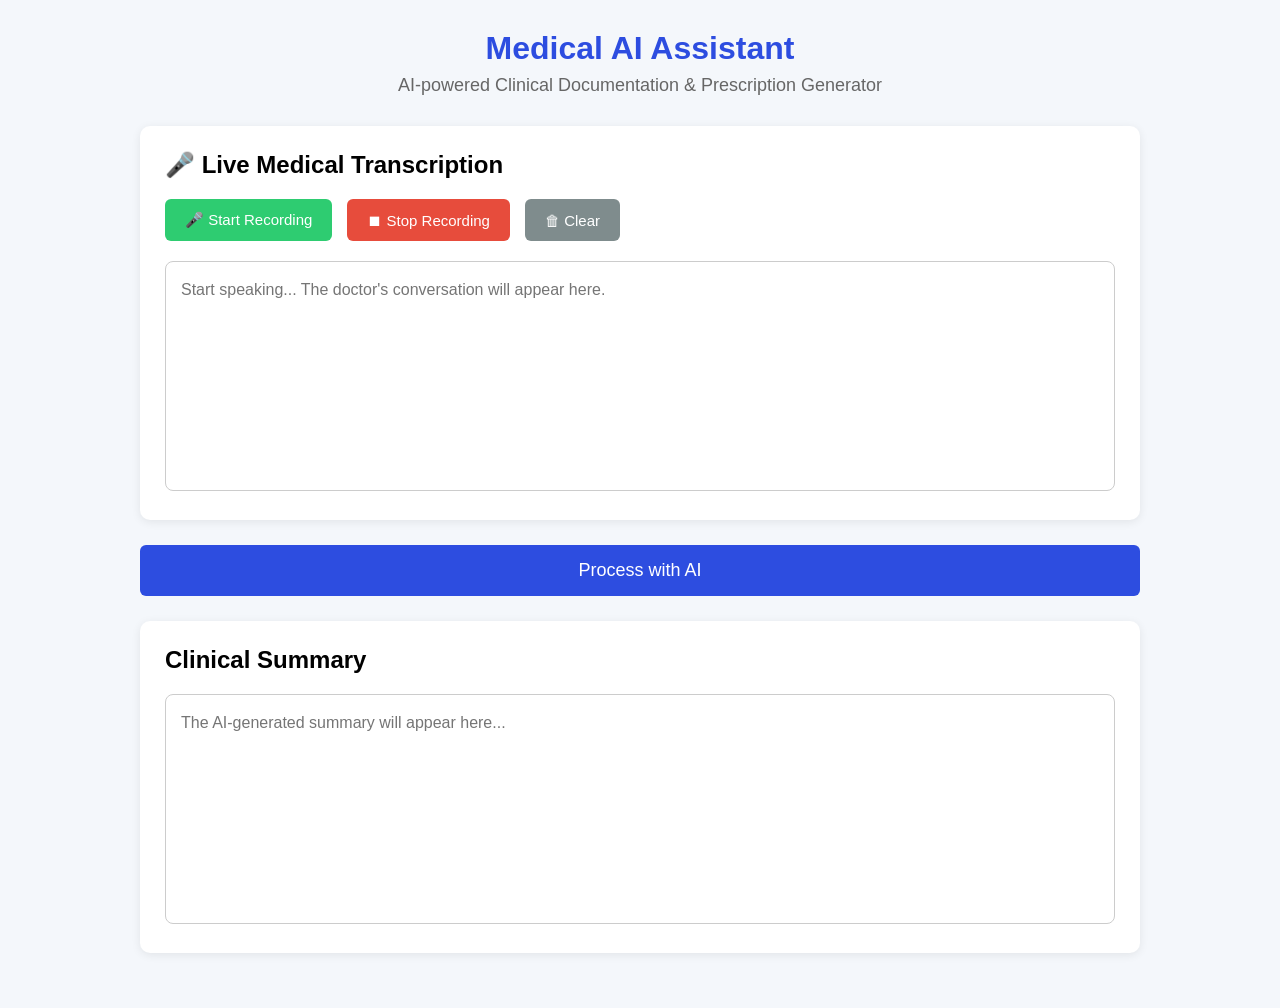
<file: Frontend/index.html>
<!DOCTYPE html>
<html lang="en">
<head>
    <meta charset="UTF-8">
    <meta name="viewport" content="width=device-width, initial-scale=1.0">
    <title>Medical AI Assistant</title>
    <link rel="stylesheet" href="style.css">
</head>

<body>
<div class="container">
    <div class="header">
        <h1>Medical AI Assistant</h1>
        <p class="subtitle">
            AI-powered Clinical Documentation & Prescription Generator
        </p>
    </div>

    <div class="record-card">

        <h2>🎤 Live Medical Transcription</h2>

        <div class="buttons">

            <button id="startBtn">
                🎤 Start Recording
            </button>

            <button id="stopBtn">
                ⏹ Stop Recording
            </button>

            <button id="clearBtn">
                🗑 Clear
            </button>

        </div>

        <textarea
            id="transcript"
            placeholder="Start speaking... The doctor's conversation will appear here."
        ></textarea>

    </div>

    <div class="action">

        <button id="processBtn">
            Process with AI
        </button>

    </div>

    <div class="summary-card">

        <h2>Clinical Summary</h2>

        <textarea
            id="summary"
            placeholder="The AI-generated summary will appear here..."
            readonly
        ></textarea>

    </div>

</div>

<script src="script.js"></script>

</body>

</html>
</file>
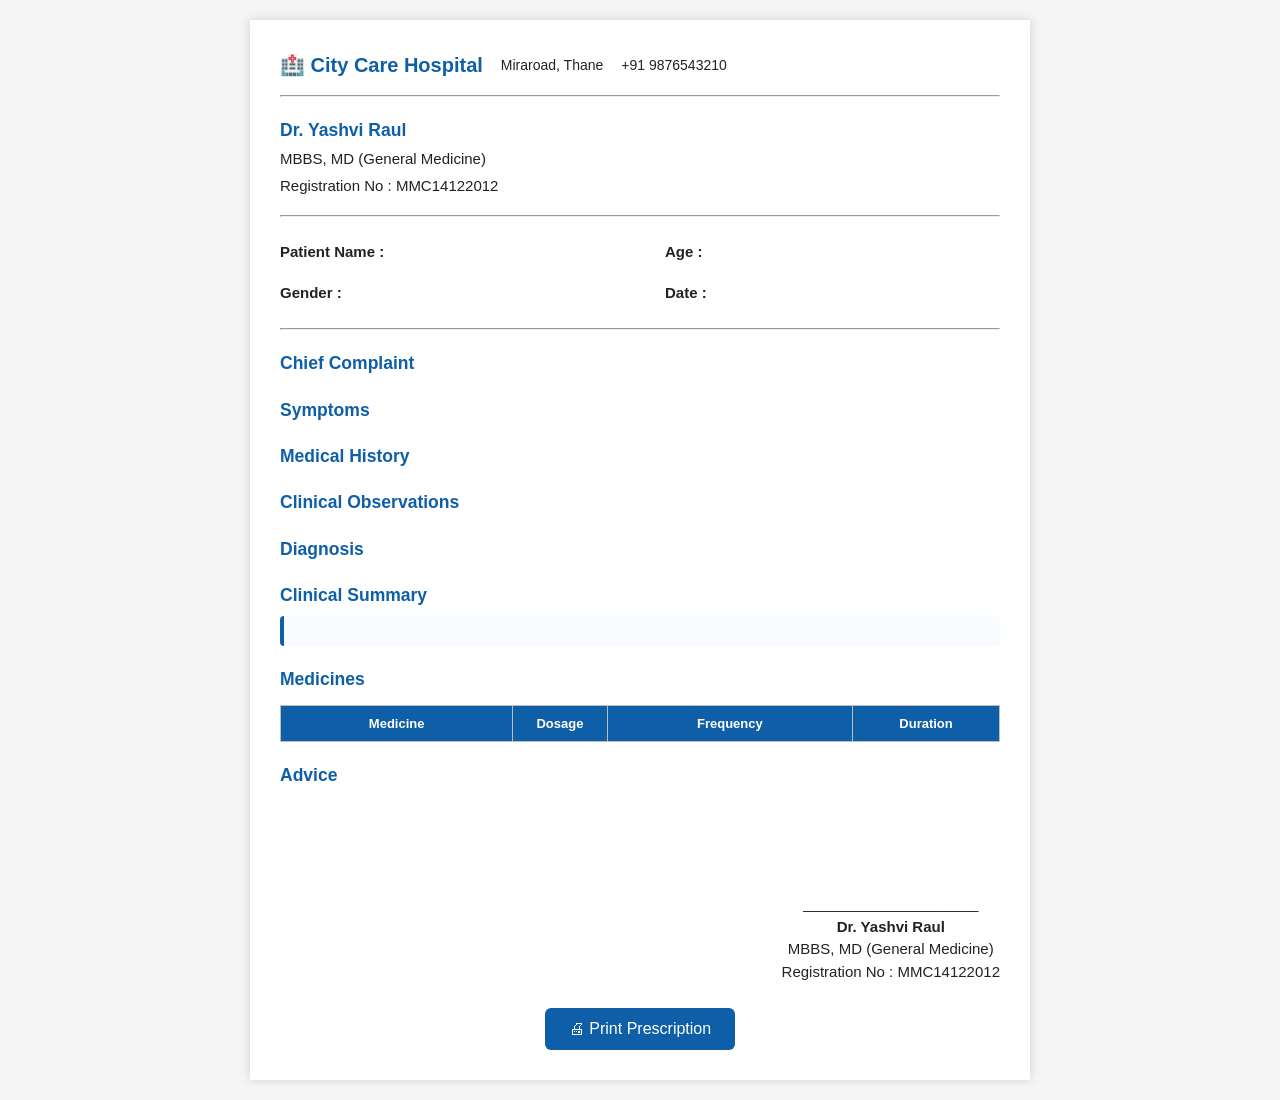
<file: Frontend/print.html>
<!DOCTYPE html>
<html lang="en">

<head>

<meta charset="UTF-8">

<meta name="viewport" content="width=device-width, initial-scale=1.0">

<title>Prescription</title>

<link rel="stylesheet" href="print.css">

</head>

<body>

<div class="prescription">

<div class="header">

<h1>🏥 City Care Hospital</h1>

<p>Miraroad, Thane</p>

<p>+91 9876543210</p>

</div>

<hr>

<div class="doctor">

<h3>Dr. Yashvi Raul</h3>

<p>MBBS, MD (General Medicine)</p>

<p>Registration No : MMC14122012</p>

</div>

<hr>

<div class="patient">

<p><b>Patient Name :</b> <span id="pName"></span></p>

<p><b>Age :</b> <span id="pAge"></span></p>

<p><b>Gender :</b> <span id="pGender"></span></p>

<p><b>Date :</b> <span id="date"></span></p>

</div>

<hr>

<h3>Chief Complaint</h3>

<p id="chiefComplaint"></p>

<h3>Symptoms</h3>

<ul id="symptoms"></ul>

<h3>Medical History</h3>

<p id="history"></p>

<h3>Clinical Observations</h3>

<p id="observations"></p>

<h3>Diagnosis</h3>

<p id="diagnosis"></p>

<h3>Clinical Summary</h3>

<div class="summary-box">
    <p id="clinicalSummary"></p>
</div>

<h3>Medicines</h3>

<table border="1" width="100%">

<thead>

<tr>

<th>Medicine</th>

<th>Dosage</th>

<th>Frequency</th>

<th>Duration</th>

</tr>

</thead>

<tbody id="medicineTable"></tbody>

</table>

<h3>Advice</h3>

<ul id="adviceList"></ul>

<br><br>

<div class="signature">

    <div class="doctor-sign">

        _____________________<br>

        <strong>Dr. Yashvi Raul</strong><br>
        MBBS, MD (General Medicine)<br>
        Registration No : MMC14122012

    </div>

</div>

<div class="buttons">

    <button onclick="window.print()">
        🖨 Print Prescription
    </button>

</div>

<script src="print.js"></script>

</body>
</html>
</file>
<file: Frontend/style.css>
*{
    margin:0;
    padding:0;
    box-sizing:border-box;
    font-family:Arial, Helvetica, sans-serif;
}

body{
    background:#f4f7fb;
    padding:30px;
}

.container{
    max-width:1000px;
    margin:auto;
}


.header{
    text-align:center;
    margin-bottom:30px;
}

h1{
    color:#2d4de0;
    margin-bottom:8px;
}

.subtitle{
    color:#666;
    font-size:18px;
}


.record-card,
.summary-card{
    background:white;
    padding:25px;
    border-radius:10px;
    margin-bottom:25px;
    box-shadow:0 2px 10px rgba(0,0,0,.08);
}

.record-card h2,
.summary-card h2{
    margin-bottom:20px;
}

/* Buttons */

.buttons{
    display:flex;
    gap:15px;
    margin-bottom:20px;
    flex-wrap:wrap;
}

button{
    padding:12px 20px;
    border:none;
    border-radius:6px;
    cursor:pointer;
    color:white;
    font-size:15px;
    transition:.3s;
}

#startBtn{
    background:#2ecc71;
}

#startBtn:hover{
    background:#28b765;
}

#stopBtn{
    background:#e74c3c;
}

#stopBtn:hover{
    background:#cf3f32;
}

#clearBtn{
    background:#7f8c8d;
}

#clearBtn:hover{
    background:#6b7578;
}



.action{
    margin-bottom:25px;
}

#processBtn{
    width:100%;
    padding:15px;
    background:#2d4de0;
    font-size:18px;
}

#processBtn:hover{
    background:#223ec4;
}



textarea{
    width:100%;
    height:230px;
    padding:15px;
    border:1px solid #ccc;
    border-radius:8px;
    resize:none;
    font-size:16px;
    line-height:1.6;
    outline:none;
}

textarea:focus{
    border-color:#2d4de0;
}


@media(max-width:768px){

    body{
        padding:15px;
    }

    .buttons{
        flex-direction:column;
    }

    button{
        width:100%;
    }

    textarea{
        height:180px;
    }

}
</file>
<file: Frontend/print.css>
body{
    margin:0;
    padding:20px;
    background:#f5f5f5;
    font-family:Arial, Helvetica, sans-serif;
    font-size:15px;
    line-height:1.5;
    color:#222;
}

.prescription{
    width:780px;
    margin:auto;
    background:#fff;
    padding:30px;
    box-shadow:0 0 10px rgba(0,0,0,0.15);
    box-sizing:border-box;
}


.header{
    display:flex;
    align-items:center;
    gap:18px;
    margin-bottom:15px;
}

.logo{
    font-size:42px;
}

.header h1{
    margin:0;
    color:#0f5fa8;
    font-size:20px;
}

.header p{
    margin:2px 0;
    font-size:14px;
}


.doctor{
    margin:18px 0;
}

.doctor h3{
    margin-bottom:5px;
    color:#0f5fa8;
}

.doctor p{
    margin:4px 0;
}


.patient{
    display:grid;
    grid-template-columns:1fr 1fr;
    gap:10px 50px;
    margin:20px 0;
}

.patient p{
    margin:4px 0;
}


h3{
    color:#0f5fa8;
    margin-top:20px;
    margin-bottom:8px;
}

p{
    margin:6px 0;
}



.summary-box{
    background:#f8fbff;
    border-left:4px solid #0f5fa8;
    padding:12px;
    border-radius:4px;
    margin-top:8px;
}


table{
    width:100%;
    border-collapse:collapse;
    table-layout:fixed;
    margin-top:12px;
    font-size:13px;
}

th{
    background:#0f5fa8;
    color:white;
    padding:8px;
    border:1px solid #bdbdbd;
}

td{
    border:1px solid #d5d5d5;
    padding:8px;
    vertical-align:top;
    word-break:break-word;
    overflow-wrap:anywhere;
}


th:nth-child(1),
td:nth-child(1){
    width:33%;
}

th:nth-child(2),
td:nth-child(2){
    width:12%;
    text-align:center;
}

th:nth-child(3),
td:nth-child(3){
    width:35%;
}

th:nth-child(4),
td:nth-child(4){
    width:20%;
    text-align:center;
}


ul{
    margin-top:5px;
    padding-left:20px;
}

li{
    margin-bottom:5px;
}


.signature{
    display:flex;
    justify-content:flex-end;
    margin-top:45px;
}

.doctor-sign{
    text-align:center;
    line-height:1.5;
}



.footer{
    margin-top:30px;
    text-align:center;
    font-size:12px;
    color:#666;
}


.buttons{
    text-align:center;
    margin-top:25px;
}

.buttons button{
    background:#0f5fa8;
    color:white;
    border:none;
    padding:12px 24px;
    border-radius:6px;
    font-size:16px;
    cursor:pointer;
}

.buttons button:hover{
    background:#084f91;
}


@page{
    size:A4;
    margin:12mm;
}

@media print{

    body{
        background:white;
        margin:0;
        padding:0;
    }

    .prescription{
        width:100%;
        margin:0;
        padding:0;
        box-shadow:none;
        border:none;
    }

    .buttons{
        display:none;
    }

    h3{
        page-break-after:avoid;
    }

    .summary-box{
        page-break-inside:avoid;
    }

    table{
        page-break-inside:auto;
        table-layout:fixed;
        width:100%;
        font-size:12px;
    }

    tr{
        page-break-inside:avoid;
    }

    td,
    th{
        padding:6px;
    }

    .signature{
        page-break-inside:avoid;
    }

    .footer{
        page-break-inside:avoid;
    }

}
</file>
